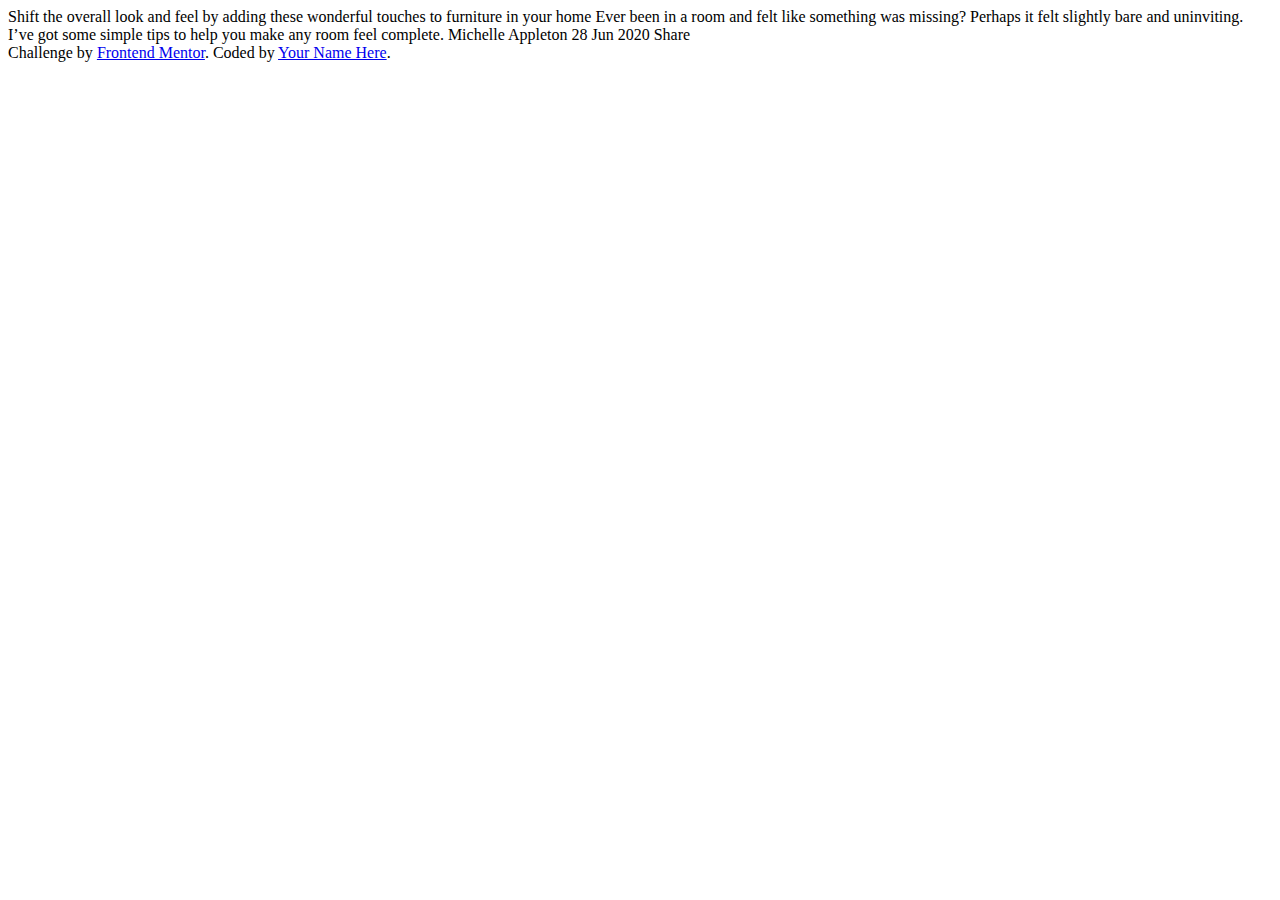
<file: article-preview-component-master/index.html>
<!DOCTYPE html>
<html lang="en">
<head>
  <meta charset="UTF-8">
  <meta name="viewport" content="width=device-width, initial-scale=1.0"> <!-- displays site properly based on user's device -->

  <link rel="icon" type="image/png" sizes="32x32" href="./images/favicon-32x32.png">
  
  <title>Frontend Mentor | Article preview component</title>

  <!-- Feel free to remove these styles or customise in your own stylesheet 👍 -->

</head>
<body>

  Shift the overall look and feel by adding these wonderful 
  touches to furniture in your home

  Ever been in a room and felt like something was missing? Perhaps 
  it felt slightly bare and uninviting. I’ve got some simple tips 
  to help you make any room feel complete.

  Michelle Appleton
  28 Jun 2020

  Share
  
  <div class="attribution">
    Challenge by <a href="https://www.frontendmentor.io?ref=challenge" target="_blank">Frontend Mentor</a>. 
    Coded by <a href="#">Your Name Here</a>.
  </div>
</body>
</html>
</file>
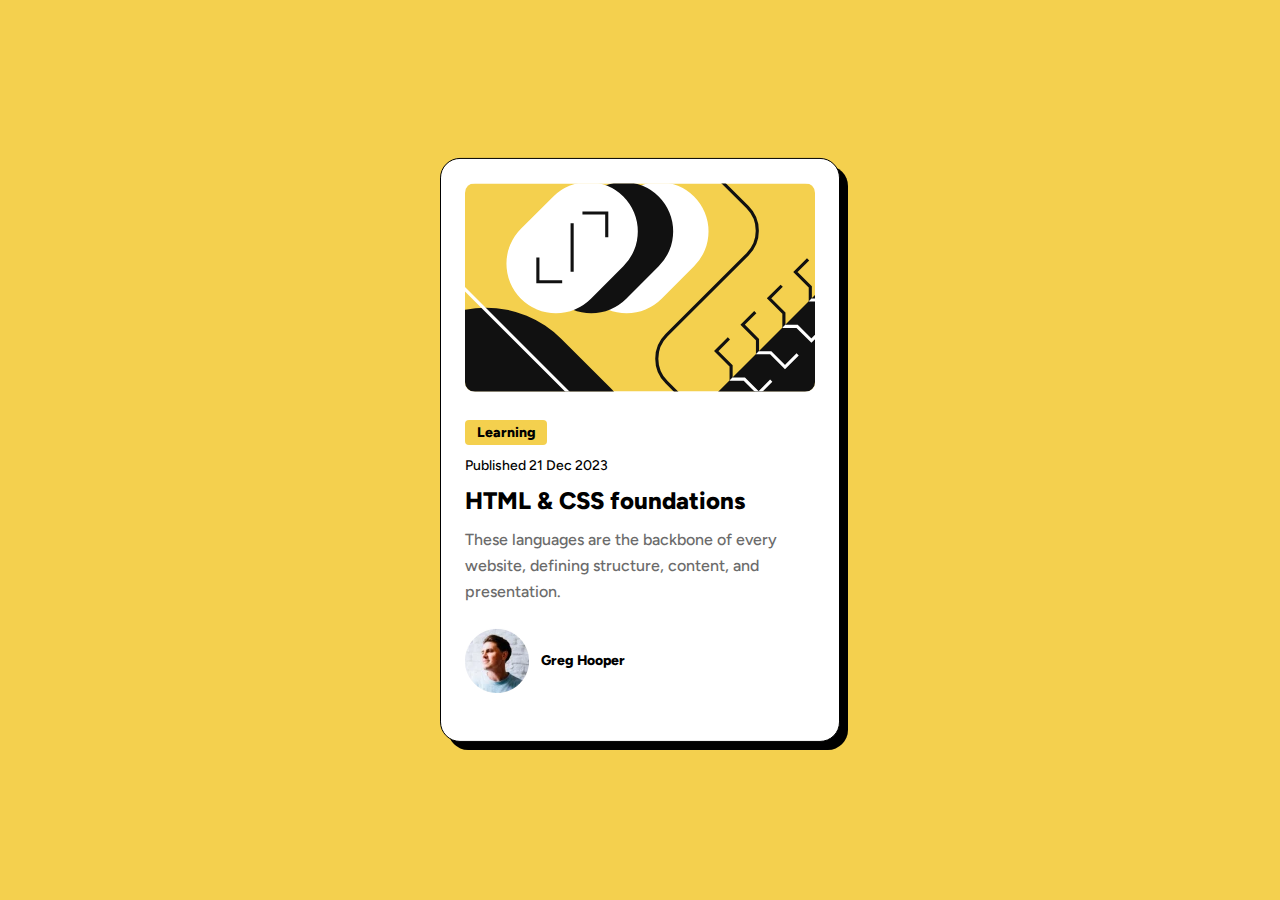
<file: blog-preview-card-main/index.html>
<!DOCTYPE html>
<html lang="en">
  <head>
    <meta charset="UTF-8" />
    <meta name="viewport" content="width=device-width, initial-scale=1.0" />
    <!-- displays site properly based on user's device -->

    <link
      rel="icon"
      type="image/png"
      sizes="32x32"
      href="./assets/images/favicon-32x32.png"
    />
    <link rel="stylesheet" href="./style.css" />

    <title>Frontend Mentor | Blog preview card</title>

    <!-- Feel free to remove these styles or customise in your own stylesheet 👍 -->
  </head>
  <body>
    <div class="container">
      <div class="pic">
        <img src="./illustration-article.svg" alt="" />
      </div>
      <div class="text-content">
        <div class="category">
          <h4>Learning</h4>
        </div>
        <p class="meta">Published 21 Dec 2023</p>
        <h1 class="titel">
          <a href="#">HTML & CSS foundations</a>
        </h1>
        <p class="detail">
          These languages are the backbone of every website, defining structure,
          content, and presentation.
        </p>
      </div>
      <div class="person-inf">
        <img src="./image-avatar.webp" alt="" />
        <h4 class="name">Greg Hooper</h4>
      </div>
    </div>
  </body>
</html>
</file>
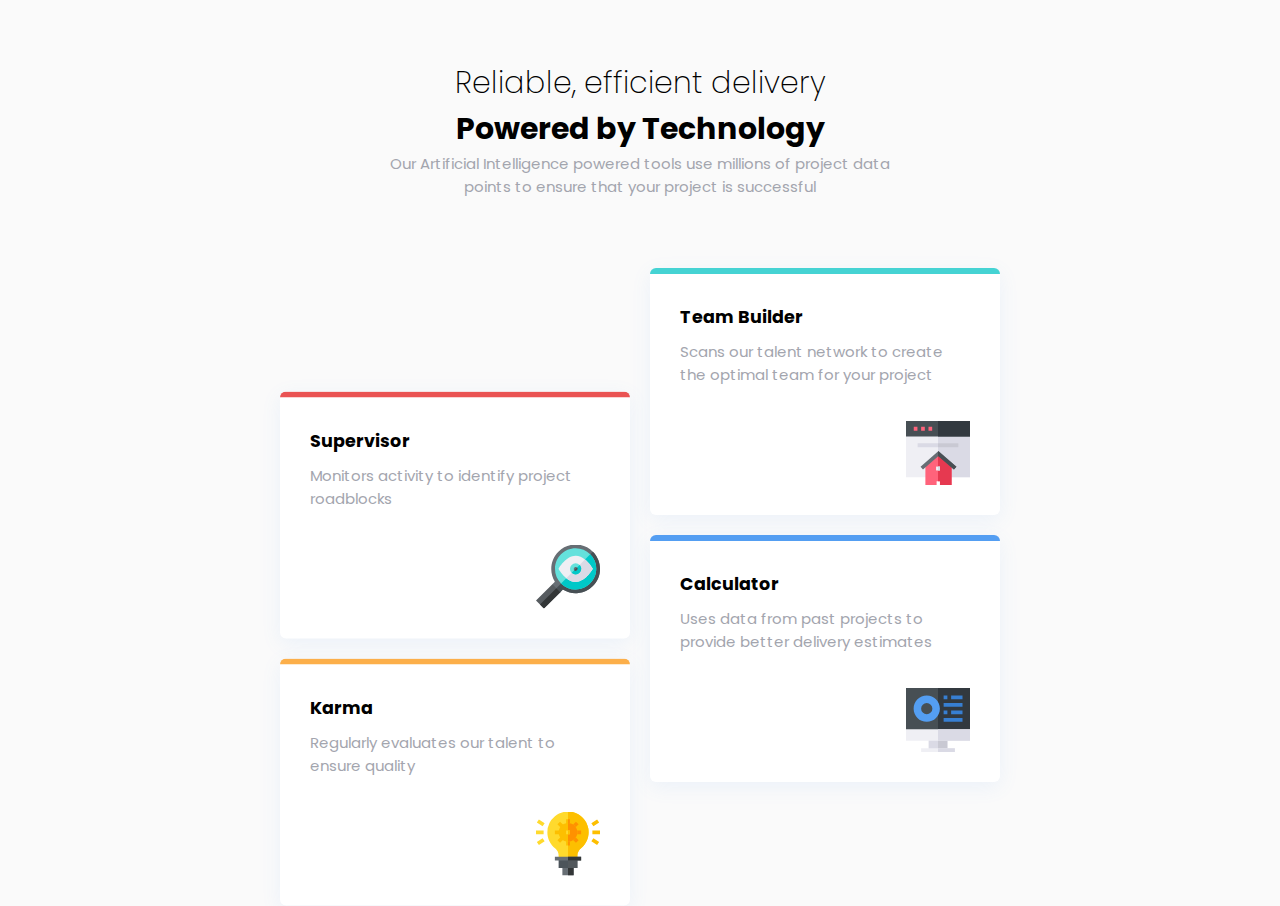
<file: four-card-feature-section-master/index.html>
<!DOCTYPE html>
<html lang="en">
  <head>
    <meta charset="UTF-8" />
    <meta name="viewport" content="width=device-width, initial-scale=1.0" />
    <!-- displays site properly based on user's device -->

    <link
      rel="icon"
      type="image/png"
      sizes="32x32"
      href="./images/favicon-32x32.png"
    />

    <title>Frontend Mentor | Four card feature section</title>

    <!-- Feel free to remove these styles or customise in your own stylesheet 👍 -->
    <link rel="stylesheet" href="./style.css" />
  </head>
  <body>
    <header>
      <h1>Reliable, efficient delivery</h1>
      <h1>Powered by Technology</h1>
      <p>
        Our Artificial Intelligence powered tools use millions of project data
        points to ensure that your project is successful
      </p>
    </header>
    <div class="container">
      <div class="box">
        <h3>Supervisor</h3>
        <p>Monitors activity to identify project roadblocks</p>
        <img src="./images/icon-supervisor.svg" alt="">
      </div>
      <div class="box">
        <h3>Team Builder</h3>
        <p>
          Scans our talent network to create the optimal team for your project
        </p>
        <img src="./images/icon-team-builder.svg" alt="">
      </div>
      <div class="box">
        <h3>Karma</h3>
        <p>Regularly evaluates our talent to ensure quality</p>
        <img src="./images/icon-karma.svg" alt="">
      </div>
      <div class="box">
        <h3>Calculator</h3>
        <p>Uses data from past projects to provide better delivery estimates</p>
        <img src="./images/icon-calculator.svg" alt="">
      </div>
    </div>
  </body>
</html>
</file>
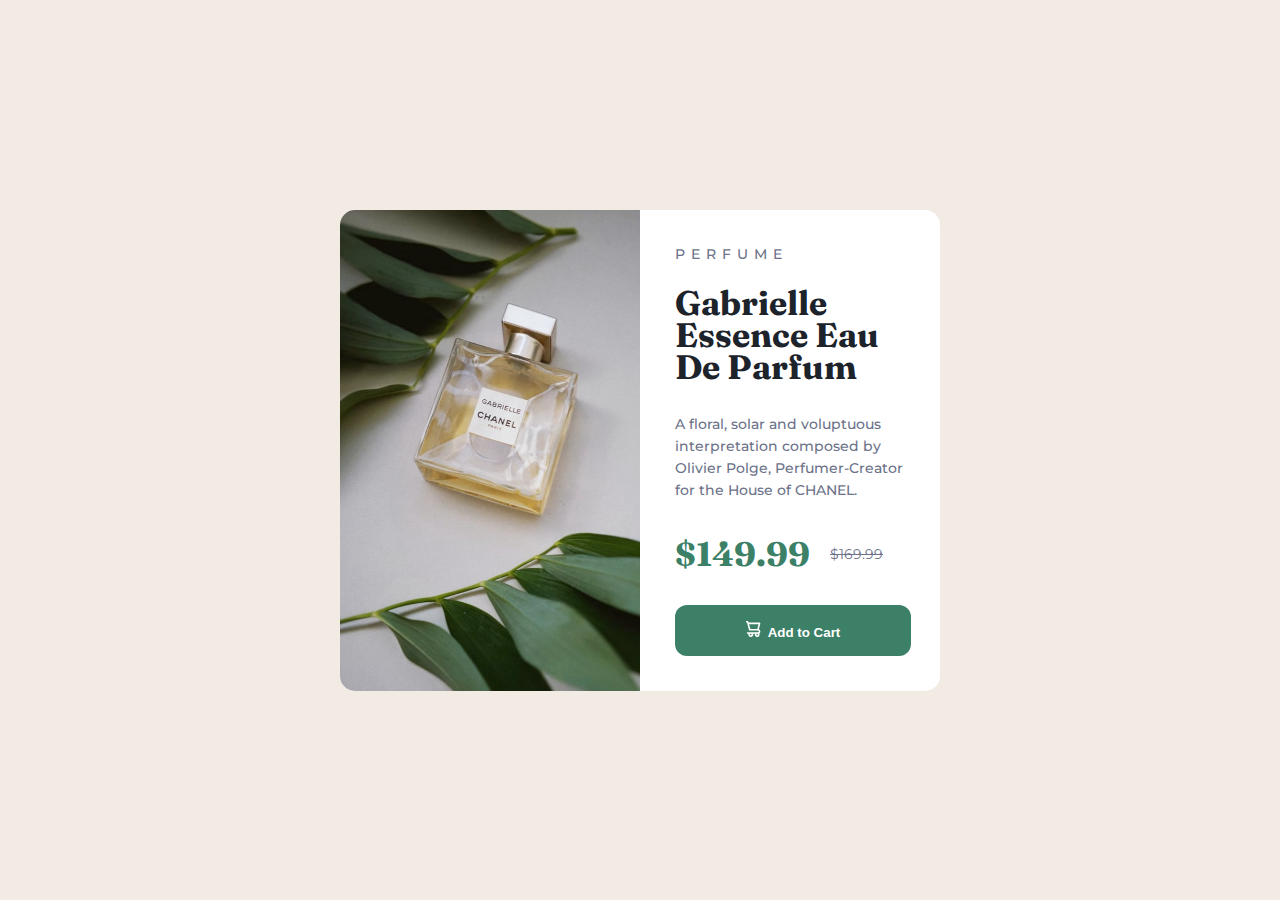
<file: product-preview-card-component-main/index.html>
<!DOCTYPE html>
<html lang="en">
  <head>
    <meta charset="UTF-8" />
    <meta name="viewport" content="width=device-width, initial-scale=1.0" />
    <!-- displays site properly based on user's device -->

    <link
      rel="icon"
      type="image/png"
      sizes="32x32"
      href="./images/favicon-32x32.png"
    />

    <title>Frontend Mentor | Product preview card component</title>

    <!-- Feel free to remove these styles or customise in your own stylesheet 👍 -->
    <link rel="stylesheet" href="./style.css" />
  </head>
  <body>
    <div class="container">
      <div class="product-img">
        <img src="./images/image-product-desktop.jpg" alt="" />
      </div>
      <div class="product-desc">
        <p class="product">Perfume</p>
        <h2 class="name">Gabrielle Essence Eau De Parfum</h2>
        <p class="desc">
          A floral, solar and voluptuous interpretation composed by Olivier
          Polge, Perfumer-Creator for the House of CHANEL.
        </p>
        <div class="price">
          <h2 class="now">$149.99</h2>
          <p class="old">$169.99</p>
        </div>
        <button><img src="./images/icon-cart.svg" alt="">Add to Cart</button>
      </div>
    </div>
  </body>
</html>
</file>
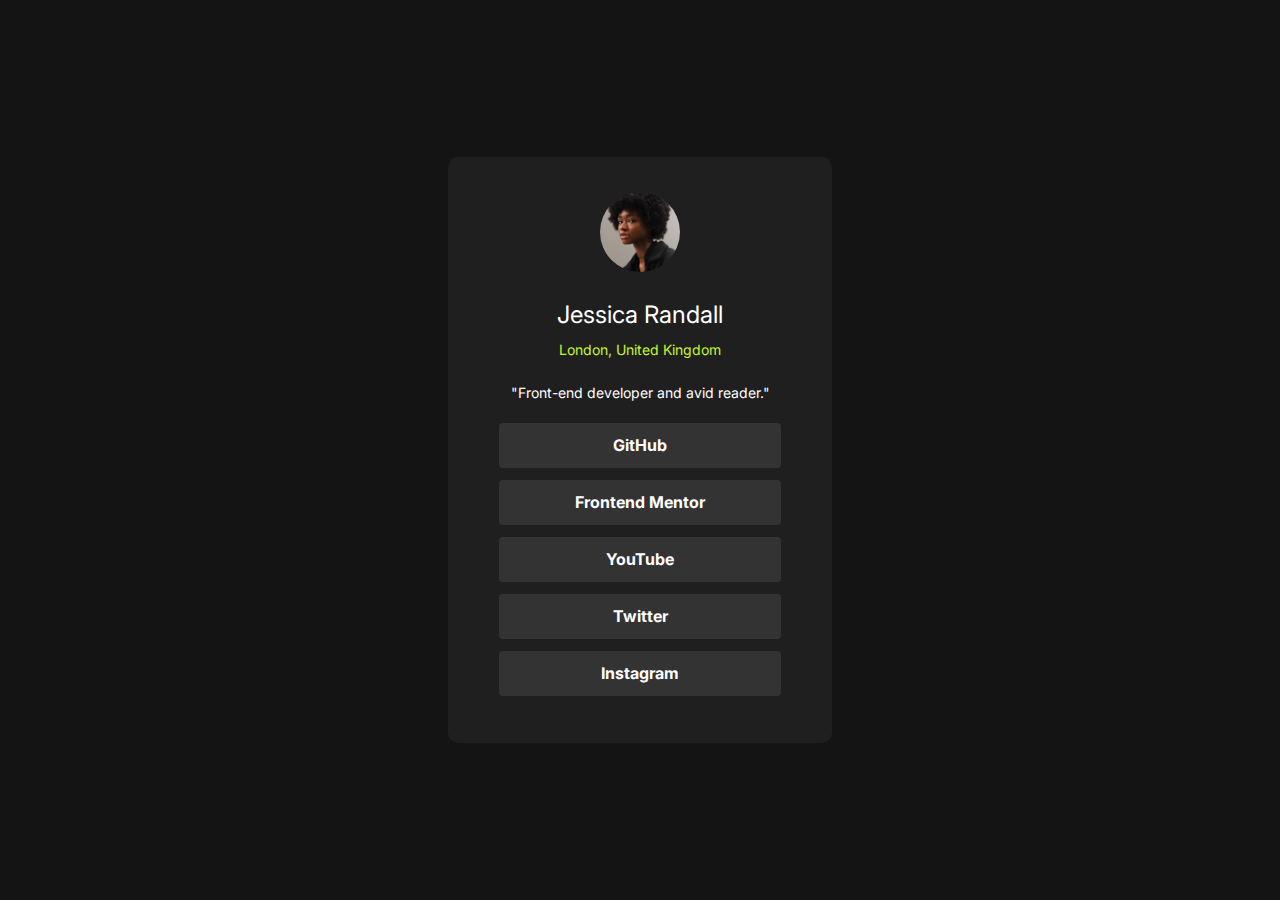
<file: social-links-profile-main/index.html>
<!DOCTYPE html>
<html lang="en">
  <head>
    <meta charset="UTF-8" />
    <meta name="viewport" content="width=device-width, initial-scale=1.0" />
    <!-- displays site properly based on user's device -->

    <link
      rel="icon"
      type="image/png"
      sizes="32x32"
      href="./assets/images/favicon-32x32.png"
    />

    <title>Frontend Mentor | Social links profile</title>
    <link rel="stylesheet" href="./style.css" />

    <!-- Feel free to remove these styles or customise in your own stylesheet 👍 -->
  </head>
  <body>
    <div class="container">
      <div class="person-inf">
        <img src="./avatar-jessica.jpeg" alt="" />
        <h1 class="name">Jessica Randall</h1>
        <p class="address">London, United Kingdom</p>
      </div>
      <div class="text">"Front-end developer and avid reader."</div>
      <div class="tag">
        <ul class="links_menu">
          <li><a href="#">GitHub</a></li>
          <li><a href="#">Frontend Mentor</a></li>
          <li><a href="https://www.youtube.com/" target="_blank">YouTube</a></li>
          <li><a href="#">Twitter</a></li>
          <li><a href="#">Instagram</a></li>
        </ul>
      </div>
    </div>
  </body>
</html>
</file>
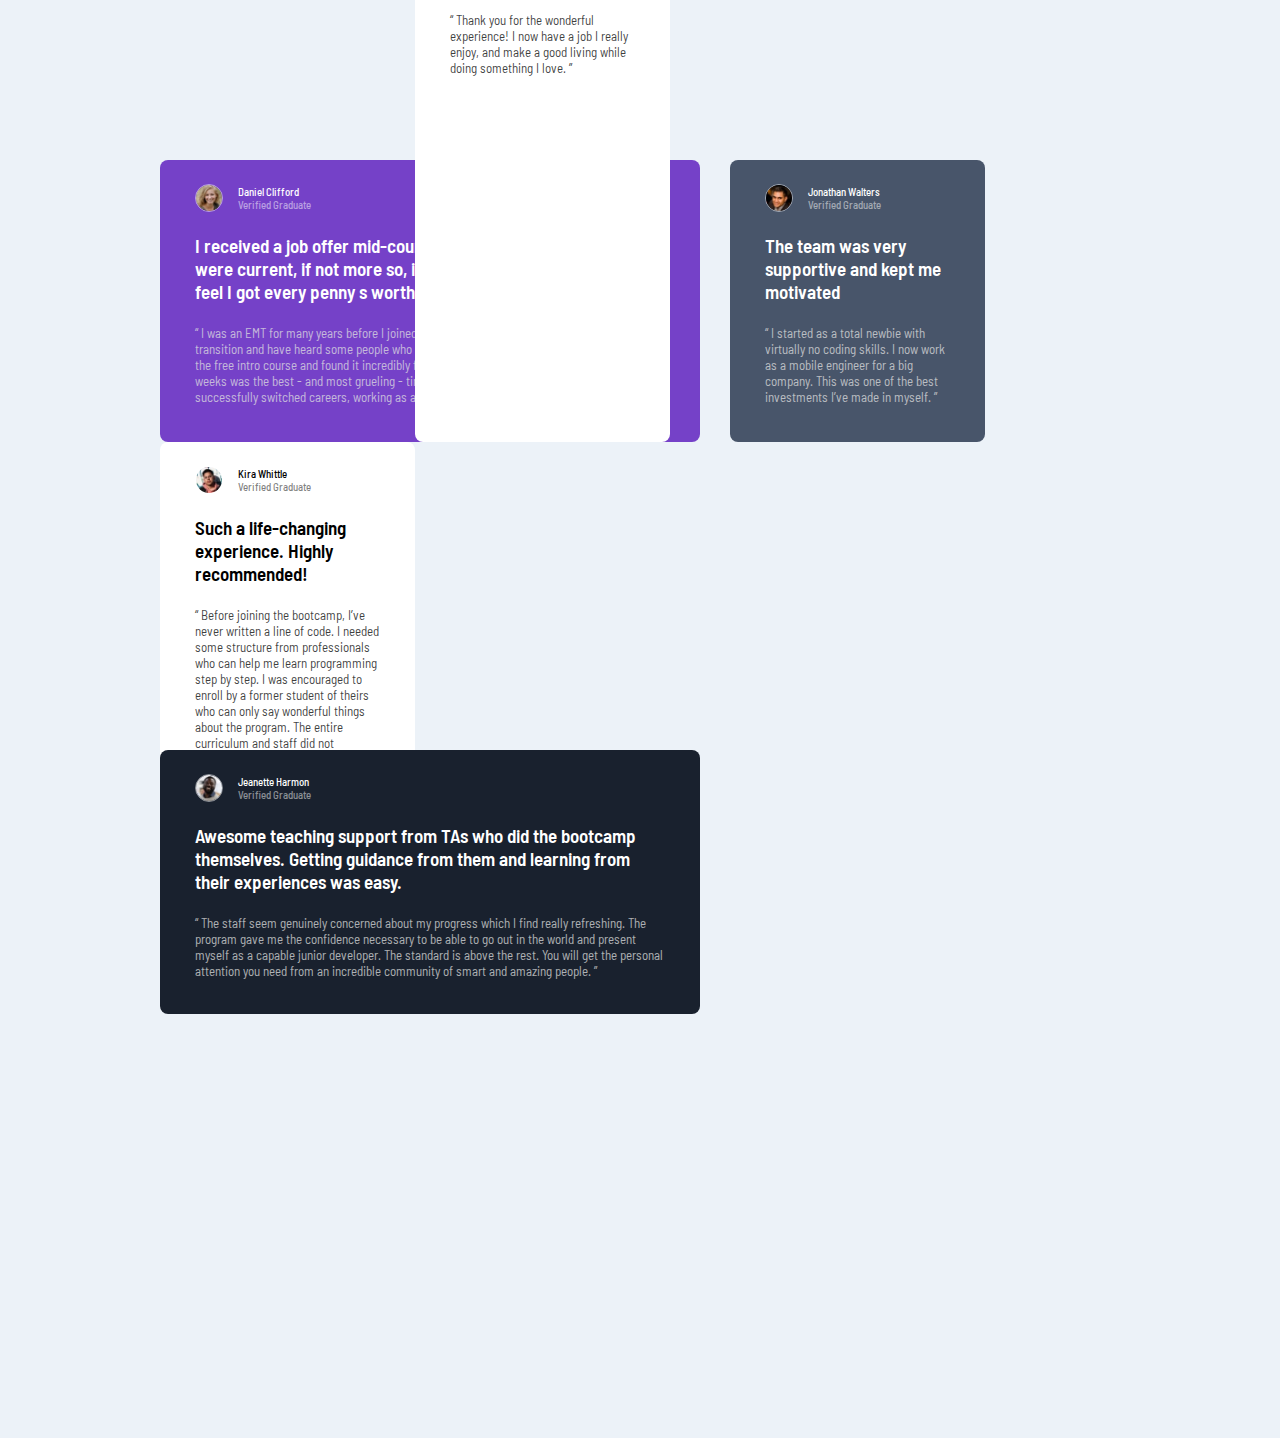
<file: testimonials-grid-section-main/index.html>
<!DOCTYPE html>
<html lang="en">
  <head>
    <meta charset="UTF-8" />
    <meta name="viewport" content="width=device-width, initial-scale=1.0" />
    
    <!-- displays site properly based on user's device -->

    <link
      rel="icon"
      type="image/png"
      sizes="32x32"
      href="./images/favicon-32x32.png"
    />

    <title>Frontend Mentor | [Challenge Name Here]</title>

    <!-- Feel free to remove these styles or customise in your own stylesheet 👍 -->
    <link rel="stylesheet" href="./style.css" />
  </head>
  <body>
    <div class="container">
      <div class="box">
        <div class="self-information">
          <img src="./images/image-jeanette.jpg" alt="" />
          <div class="name">
            <h5>Daniel Clifford</h5>
            <h5>Verified Graduate</h5>
          </div>
        </div>
        <p class="one">
          I received a job offer mid-course, and the subjects I learned were
          current, if not more so, in the company I joined. I honestly feel I
          got every penny s worth.
        </p>
        <p class="two">
          “ I was an EMT for many years before I joined the bootcamp. I have
          been looking to make a transition and have heard some people who had
          an amazing experience here. I signed up for the free intro course and
          found it incredibly fun! I enrolled shortly thereafter. The next 12
          weeks was the best - and most grueling - time of my life. Since
          completing the course, I have successfully switched careers, working
          as a Software Engineer at a VR startup. ”
        </p>
      </div>

      <div class="box">
        <div class="self-information">
          <img src="./images/image-daniel.jpg" alt="" />
          <div class="name">
            <h5>Jonathan Walters</h5>
            <h5>Verified Graduate</h5>
          </div>
        </div>
        <p class="one">The team was very supportive and kept me motivated</p>
        <p class="two">
          “ I started as a total newbie with virtually no coding skills. I now
          work as a mobile engineer for a big company. This was one of the best
          investments I’ve made in myself. ”
        </p>
      </div>

      <div class="box">
        <div class="self-information">
          <img src="./images/image-patrick.jpg" alt="" />
          <div class="name">
            <h5>Kira Whittle</h5>
            <h5>Verified Graduate</h5>
          </div>
        </div>
        <p class="one">Such a life-changing experience. Highly recommended!</p>
        <p class="two">
          “ Before joining the bootcamp, I’ve never written a line of code. I
          needed some structure from professionals who can help me learn
          programming step by step. I was encouraged to enroll by a former
          student of theirs who can only say wonderful things about the program.
          The entire curriculum and staff did not disappoint. They were very
          hands-on and I never had to wait long for assistance. The agile team
          project, in particular, was outstanding. It took my learning to the
          next level in a way that no tutorial could ever have. In fact, I have
          often referred to it during interviews as an example of my developent
          experience. It certainly helped me land a job as a full-stack
          developer after receiving multiple offers. 100% recommend! ”
        </p>
      </div>

      <div class="box">
        <div class="self-information">
          <img src="./images/image-kira.jpg" alt="" />
          <div class="name">
            <h5>Patrick Abrams</h5>
            <h5>Verified Graduate</h5>
          </div>
        </div>
        <p class="one">An overall wonderful and rewarding experience</p>
        <p class="two">
          “ Thank you for the wonderful experience! I now have a job I really
          enjoy, and make a good living while doing something I love. ”
        </p>
      </div>
      <div class="box">
        <div class="self-information">
          <img src="./images/image-jonathan.jpg" alt="" />
          <div class="name">
            <h5>Jeanette Harmon</h5>
            <h5>Verified Graduate</h5>
          </div>
        </div>
        <p class="one">
          Awesome teaching support from TAs who did the bootcamp themselves.
          Getting guidance from them and learning from their experiences was
          easy.
        </p>
        <p class="two">
          “ The staff seem genuinely concerned about my progress which I find
          really refreshing. The program gave me the confidence necessary to be
          able to go out in the world and present myself as a capable junior
          developer. The standard is above the rest. You will get the personal
          attention you need from an incredible community of smart and amazing
          people. ”
        </p>
      </div>
    </div>
  </body>
</html>
</file>
<file: blog-preview-card-main/style.css>
@import url("https://fonts.googleapis.com/css2?family=Figtree:ital,wght@0,300..900;1,300..900&display=swap");
* {
  margin: 0;
  padding: 0;
  box-sizing: border-box;
  font-optical-sizing: auto;
  font-style: normal;
  font-family: "Figtree", sans-serif;
}
body {
  background-color: hsl(47, 88%, 63%);
  min-height: 100vh;
  position: relative;
}
a {
  color: black;
  text-decoration: none;
}
.container {
  position: absolute;
  left: 50%;
  top: 50%;
  transform: translate(-50%, -50%);
  background-color: #fff;
  max-width: 400px;
  padding: 24px;
  border-radius: 20px;
  border: 1px solid black;
  box-shadow: 8px 8px 0 0 black;
}
.pic img {
  width: 100%;
  border-radius: 10px;
}
.text-content {
  margin: 24px 0;
}
.text-content .category {
  background-color: hsl(47, 88%, 63%);
  width: 82px;
  padding: 4px 12px;
  margin-bottom: 12px;
  border-radius: 4px;
}
.category h4 {
  font-size: 14px;
  font-weight: 800;
}
.text-content .meta {
  font-size: 14px;
  font-weight: 500;
  margin-bottom: 12px;
}
.text-content .titel {
  margin-bottom: 12px;
  font-size: 24px;
  font-weight: 800;
}
.text-content .titel:hover {
  color: #f4d041;
}
.detail {
  color: hsl(0, 0%, 42%);
  font-size: 16px;
  font-weight: 500;
  line-height: 1.6;
}
.person-inf {
  margin-bottom: 24px;
  display: flex;
  align-items: center;
}
.person-inf h4 {
  margin-left: 12px;
  font-size: 14px;
  font-weight: 800;
}
@media screen {
  .container {
    width: 90%;
  }
}
</file>
<file: four-card-feature-section-master/style.css>
@import url("https://fonts.googleapis.com/css2?family=Fraunces:ital,opsz,wght@0,9..144,700;1,9..144,700&family=Poppins:ital,wght@0,100;0,200;0,300;0,400;0,500;0,600;0,700;0,800;0,900;1,100;1,200;1,300;1,400;1,500;1,600;1,700;1,800;1,900&display=swap");
* {
  margin: 0;
  padding: 0;
  box-sizing: border-box;
}
body {
  font-family: "Poppins", sans-serif;
  font-size: 15px;
  background-color: hsl(0, 0%, 98%);
}
header{
  margin: 60px auto;
  max-width: 500px;
  text-align: center;
}
h1:nth-child(1){
  font-weight: 200;
}
header p{
  color:hsl(229, 6%, 66%);
}
.container{
  margin: 0 160px 0 160px;
  display: flex;
  justify-content: center;
  flex-wrap: wrap;

}
.box{
  width: 350px;
  padding:30px;
  margin: 10px;
  display: flex;
  flex-direction: column;
  background-color: #fff;
  border-radius: 6px;
  box-shadow:0 5px 20px hsl(212, 86%, 64% ,0.09) ;
}
.box p{
  color:hsl(229, 6%, 66%);
  margin: 10px 0 35px;
}
.box img{
align-self: flex-end;
}
.box:nth-child(1){
  border-top: 6px solid hsl(0, 78%, 62%);
}
.box:nth-child(2){
  border-top:6px solid hsl(180, 62%, 55%);
}
.box:nth-child(3){
  border-top:6px solid hsl(34, 97%, 64%);
}
.box:nth-child(4){
  border-top:6px solid hsl(212, 86%, 64%);
}
.box:nth-child(odd){
  transform: translateY(50%);
}
@media (max-width:750px) {
  .box:nth-child(odd){
    transform: translateY(50%);
  }
}
</file>
<file: product-preview-card-component-main/style.css>
@import url("https://fonts.googleapis.com/css2?family=Montserrat:ital,wght@0,100..900;1,100..900&display=swap");
@import url("https://fonts.googleapis.com/css2?family=Fraunces:ital,opsz,wght@0,9..144,700;1,9..144,700&display=swap");

* {
  margin: 0;
  padding: 0;
  box-sizing: border-box;
}
body {
  font-family: "Montserrat", sans-serif;
  background-color: hsl(30, 38%, 92%);
  font-size: 14px;
  display: flex;
  justify-content: center; /* 水平居中 */
  align-items: center; /* 垂直居中 */
  height: 100vh;
}
.container {
  /* position: absolute;
  top: 50%;
  left: 50%;
  transform: translate(-50%, -50%); */
  display: flex;
  max-width: 600px;
  background-color: #fff;
  border-radius: 15px;
  overflow: hidden;
}
.container .product-img {
  width: 50%;
}
.product-img img {
  width: 100%;
  height: 100%;
  display: inherit;
}
.product-desc {
  padding: 35px;
  width: 50%;
}
.product {
  margin: 0 0 24px 0;
  letter-spacing: 6px;
  text-transform: uppercase;
  font-weight: 500;
  color: hsl(228, 12%, 48%);
}
h2,
.now {
  font-family: "Fraunces", serif;
  /* margin-left: 33px; */
}
.name {
  font-weight: 700;
  color: hsl(212, 21%, 14%);
  font-size: 34px;
  line-height: 32px;
  margin-bottom: 30px;
}
.desc {
  line-height: 22px;
  color: hsl(228, 12%, 48%);
  font-weight: 500;
  margin-bottom: 32px;
}
.price {
  display: flex;
  margin-bottom: 30px;
  /* align-items: center; */
}

.now {
  font-weight: 700;
  font-size: 34px;
  color: hsl(158, 36%, 37%);
  margin-right: 20px;
}
.old {
  color: hsl(228, 12%, 48%);
  /* line-height: 28px; */
  margin: auto 0;
  text-decoration: line-through;
}
button {
  width: 236px;
  color: #fff;
  font-weight: 700;
  background-color: hsl(158, 36%, 37%);
  border: none;
  border-radius: 12px;
  padding: 16px 8px;
  /* margin-bottom: 32px; */
  cursor: pointer;
  transition: background-color 0.3s ease;
}
button img {
  margin-right: 7px;
}
button:hover {
  background-color: hsl(158, 36%, 23%);
}
@media only screen and (max-width: 600px) {
  .container {
    display: block;
    width: 90%;
  }
  .container .product-img {
    width: 100%;
  }
  .product-img img {
    width: 100%;
    max-height: 240px;
    object-fit: cover;
  }
  .product-desc {
    width: 100%;
    padding: 27px 24px 24px 24px;
  }
  .desc {
    font-size: 14px;
  }
  button {
    width: 100%;
  }
}
</file>
<file: social-links-profile-main/style.css>
@import url("https://fonts.googleapis.com/css2?family=Inter:ital,opsz,wght@0,14..32,100..900;1,14..32,100..900&display=swap");
* {
  padding: 0;
  margin: 0;
  box-sizing: border-box;
  font-family: "Inter", sans-serif;
}
a {
  text-decoration: none;
  color: white;
  display: inline-block;
  width: 304px;
  height: 45px;
  line-height: 45px;
  background-color: hsl(0, 0%, 20%);
  margin-bottom: 12px;
  border-radius: 4px;
  font-weight: 700;
}
a:hover {
  background-color: hsl(75, 94%, 57%);
  color: hsl(0, 0%, 8%);
  transition: all 0.2s ease-in;
}
ul {
  text-align: center;
}
li {
  list-style: none;

  /* width: 304px;
  height: 45px; */
}
body {
  font-optical-sizing: auto;
  font-style: normal;
  background-color: #141414;
  height: 100vh;
  position: relative;
}
.container {
  position: absolute;
  left: 50%;
  top: 50%;
  transform: translate(-50%, -50%);
  max-width: 384px;
  padding: 35px;
  background-color: #1f1f1f;
  border-radius: 10px;
}
.person-inf {
  text-align: center;
}
.person-inf img {
  width: 80px;
  height: 80px;
  border-radius: 50%;
  margin-bottom: 24px;
}
.person-inf .name {
  color: hsl(0, 0%, 100%);
  font-size: 24px;
  font-weight: 400;
  margin-bottom: 12px;
}
.person-inf .address {
  color: hsl(75, 94%, 57%);
  font-size: 14px;
  margin-bottom: 26px;
}
.text {
  color: white;
  font-size: 14px;
  text-align: center;
  margin-bottom: 22px;
}
@media screen {
  .container {
    width: 90%;
  }
  a {
    width: 90%;
  }
}
</file>
<file: testimonials-grid-section-main/style.css>
@import url("https://fonts.googleapis.com/css2?family=Barlow+Semi+Condensed:ital,wght@0,100;0,200;0,300;0,400;0,500;0,600;0,700;0,800;0,900;1,100;1,200;1,300;1,400;1,500;1,600;1,700;1,800;1,900&family=Fraunces:ital,opsz,wght@0,9..144,700;1,9..144,700&family=Inter:ital,opsz,wght@0,14..32,100..900;1,14..32,100..900&family=Open+Sans:ital,wght@0,300..800;1,300..800&family=Patrick+Hand&family=Playfair+Display:ital,wght@0,400..900;1,400..900&family=Poppins:ital,wght@0,100;0,200;0,300;0,400;0,500;0,600;0,700;0,800;0,900;1,100;1,200;1,300;1,400;1,500;1,600;1,700;1,800;1,900&display=swap");
* {
  margin: 0;
  padding: 0;
  box-sizing: border-box;
}
body {
  font-family: "Barlow Semi Condensed", sans-serif;
  font-size: 13px;
  padding: 160px;
  background-color: hsl(210, 46%, 95%);
}
.container {
  display: flex;
  flex-wrap: wrap;
}
.self-information {
  display: flex;
  align-items: center;
}
.self-information img {
  width: 28px;
  height: 28px;
  margin-right: 15px;
  border-radius: 50%;
  border: 1px solid hsl(0, 0%, 100%, 0.5);
}
.box {
  padding: 24px 35px 35px;
}
.box:nth-child(3) h5:nth-child(1),.box:nth-child(4) h5:nth-child(1){
  color:rgb(0, 0, 0);
}
.box:nth-child(3) h5:nth-child(2),.box:nth-child(4) h5:nth-child(2){
color:rgb(0, 0, 0,0.5)
}
h5:nth-child(1){
  color:#fff;
  font-weight: 500;
}
h5:nth-child(2){
  color:rgb(255,255,255,0.5);
  font-weight: 500;
}

.box:nth-child(1) {
  background-color: hsl(263, 55%, 52%);
  background-image: url("./images/bg-pattern-quotation.svg");
  background-repeat: no-repeat;
  background-position: 80% top;
  width: 540px;
  height: 282px;
  border-radius: 8px;
  margin-right: 30px;
  
}
.box:nth-child(2) {
  background-color: hsl(217, 19%, 35%);
  width: 255px;
  border-radius: 8px;
  height: 282px;
  margin-right: 30px;
}
.box:nth-child(3) {
  background-color: hsl(0, 0%, 100%);
  width: 255px;
  height: 572px;
  border-radius: 8px;
}
.box:nth-child(4) {
  background-color: hsl(0, 0%, 100%);
  width: 255px;
  border-radius: 8px;
  margin-right: 30px;
}
.box:nth-child(5) {
  background-color: hsl(219, 29%, 14%);
  width: 540px;
  border-radius: 8px;
  margin-right: 30px;
}
.one{
  color:#fff;
  margin-top: 22px;
  font-size: 19px;
  font-weight: 600;
}
.two{
  margin-top: 22px;
  color:rgb(225,225,225,0.75);
}
.box:nth-child(3) .one ,.box:nth-child(4) .one{
  color:black;
}
.box:nth-child(3) .two ,.box:nth-child(4) .two{
  color:rgb(0, 0, 0,0.75);
}
.box:nth-child(4),.box:nth-child(5){
  transform: translateY(-100%);
}
@media  screen and (max-width:992px){
  body{
    padding: 0px;
  }
  .container{
    width: 100%;
    justify-content: center;
    margin-top: 70px;
    margin-bottom: 70px;
  }
  .container .box{
  width:80%;
  height:100%;
  margin-top: 30px;
  margin-right:0px;
 }
 .box .one{
  font-size: 35px;
 }
 .box .two{
  font-size: 20px;
 }
 .box:nth-child(4),.box:nth-child(5){
  transform: translateY(0);
}
.self-information img{
  width: 45px;
  height: 45px;
}
h5{
  font-size: 20px;
}
}
/* @media screen and (min-width:600px) {
  
}
@media screen and (min-width:768px) {
  
} */
@media screen and (min-width:992px) {
  
}
@media screen and (min-width:1440){
  
}
</file>
